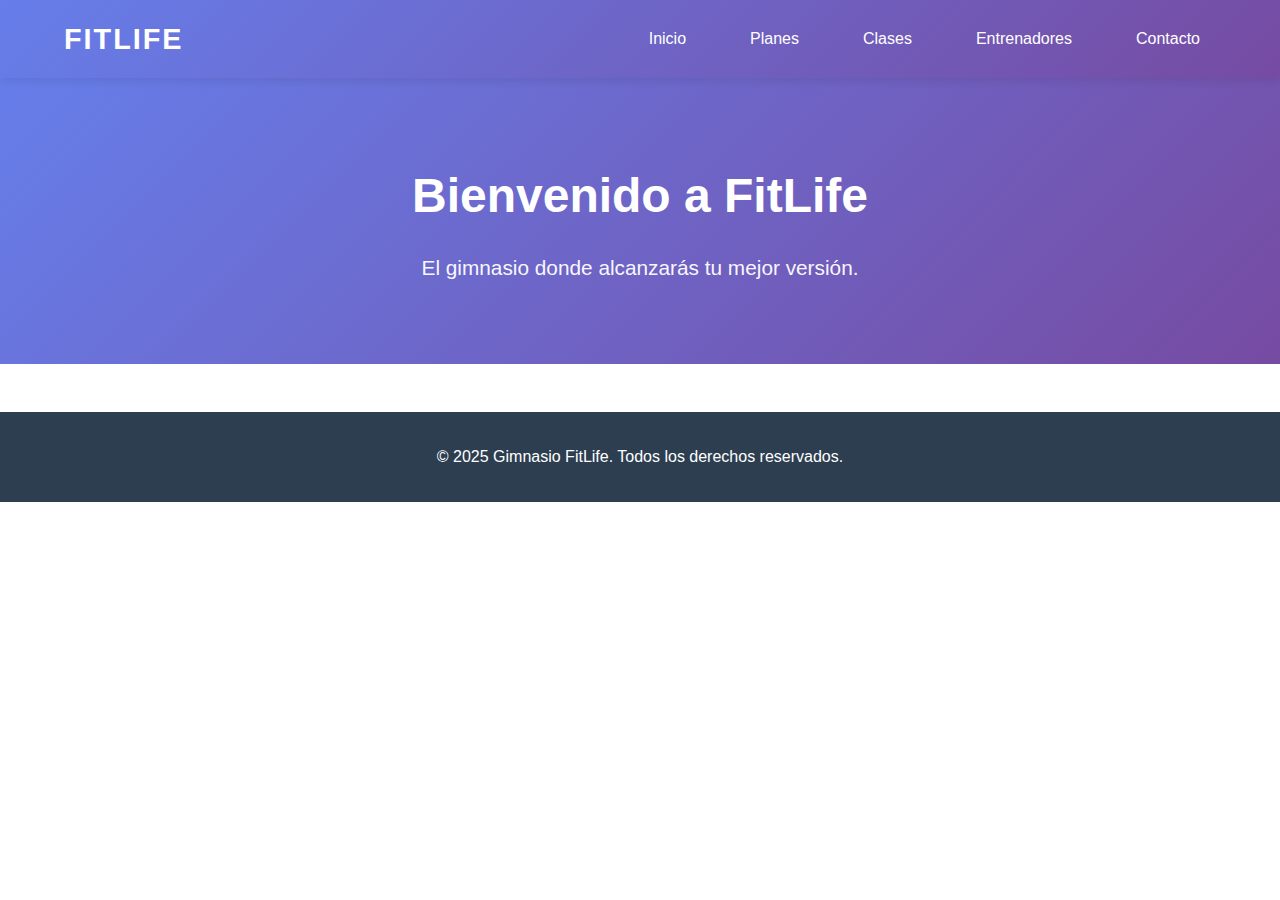
<file: index.html>
<!DOCTYPE html>
<html lang="es">
<head>
  <meta charset="UTF-8">
  <meta name="viewport" content="width=device-width, initial-scale=1.0">
  <title>Gimnasio FitLife</title>
  <link rel="stylesheet" href="estilo.css">
</head>
<body>
  <!-- Barra de navegación -->
  <header>
    <nav class="navbar">
      <div class="logo">FitLife</div>
      <ul class="nav-links">
        <li><a href="#">Inicio</a></li>
        <li><a href="#">Planes</a></li>
        <li><a href="#">Clases</a></li>
        <li><a href="#">Entrenadores</a></li>
        <li><a href="#">Contacto</a></li>
      </ul>
    </nav>
  </header>

  <!-- Contenido de la página -->
  <main>
    <section class="hero">
      <h1>Bienvenido a FitLife</h1>
      <p>El gimnasio donde alcanzarás tu mejor versión.</p>
    </section>
  </main>

  <footer>
    <p>&copy; 2025 Gimnasio FitLife. Todos los derechos reservados.</p>
  </footer>
</body>
</html>
</file>
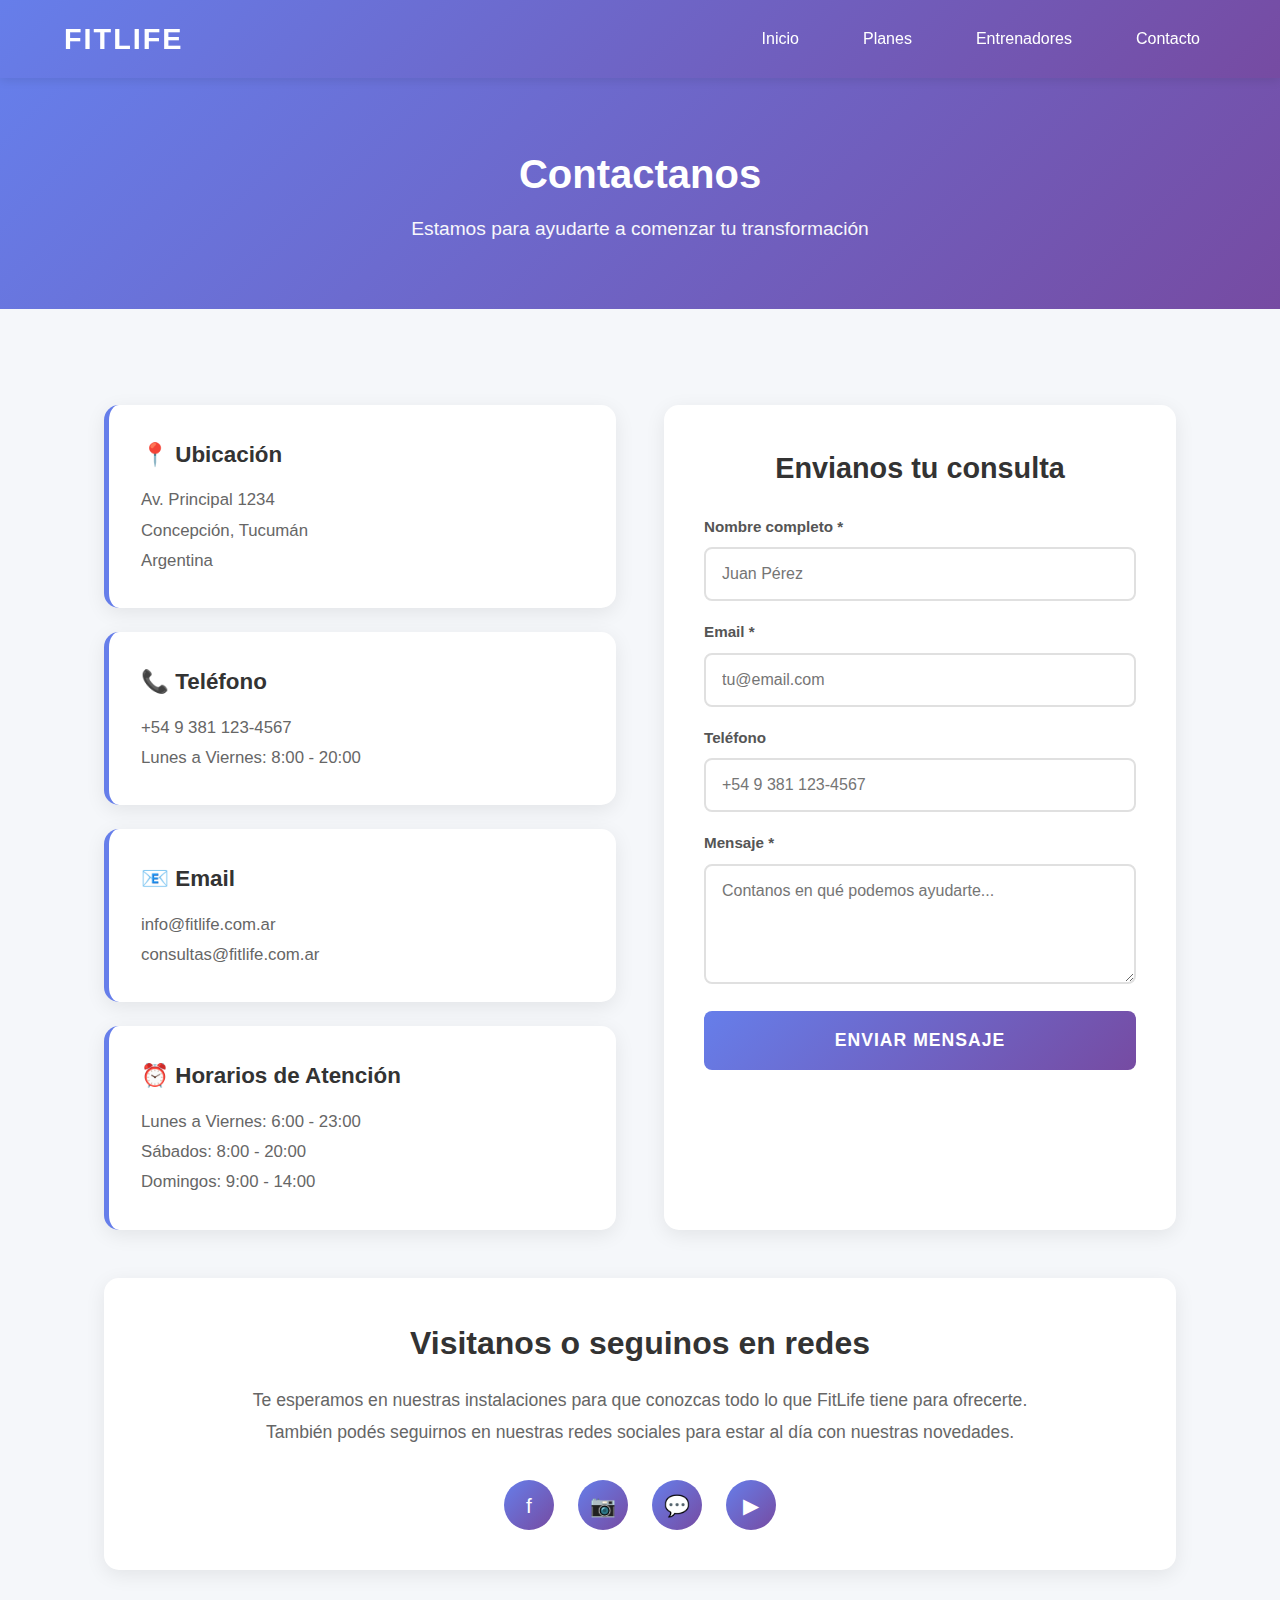
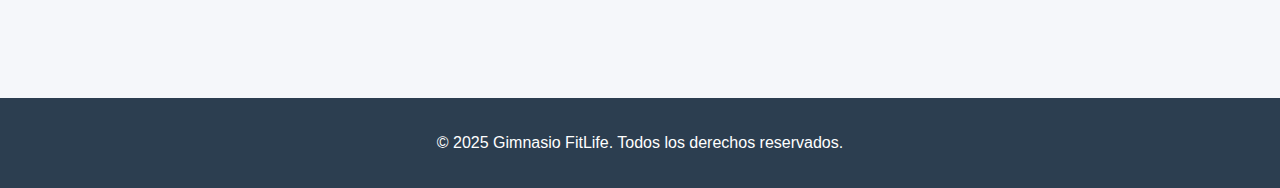
<file: contactos.html>
<!DOCTYPE html>
<html lang="es">
<head>
  <meta charset="UTF-8">
  <meta name="viewport" content="width=device-width, initial-scale=1.0">
  <title>Contacto - Gimnasio FitLife</title>
  <style>
    * {
      margin: 0;
      padding: 0;
      box-sizing: border-box;
    }

    body {
      font-family: 'Arial', sans-serif;
      line-height: 1.6;
      color: #333;
      background: #f5f7fa;
    }

    /* Estilos del Navbar */
    header {
      background: linear-gradient(135deg, #667eea 0%, #764ba2 100%);
      box-shadow: 0 2px 10px rgba(0,0,0,0.1);
      position: sticky;
      top: 0;
      z-index: 1000;
    }

    .navbar {
      display: flex;
      justify-content: space-between;
      align-items: center;
      padding: 1rem 5%;
      max-width: 1400px;
      margin: 0 auto;
    }

    .logo {
      font-size: 1.8rem;
      font-weight: bold;
      color: white;
      text-transform: uppercase;
      letter-spacing: 2px;
    }

    .nav-links {
      display: flex;
      list-style: none;
      gap: 2rem;
    }

    .nav-links a {
      color: white;
      text-decoration: none;
      font-weight: 500;
      transition: all 0.3s ease;
      padding: 0.5rem 1rem;
      border-radius: 5px;
    }

    .nav-links a:hover {
      background: rgba(255,255,255,0.2);
      transform: translateY(-2px);
    }

    /* Hero Section */
    .hero-contacto {
      background: linear-gradient(135deg, #667eea 0%, #764ba2 100%);
      color: white;
      text-align: center;
      padding: 4rem 2rem;
    }

    .hero-contacto h1 {
      font-size: 2.5rem;
      margin-bottom: 0.5rem;
    }

    .hero-contacto p {
      font-size: 1.2rem;
      opacity: 0.95;
    }

    /* Sección de Contacto */
    .contacto-section {
      padding: 4rem 5%;
      max-width: 1200px;
      margin: 0 auto;
    }

    .contacto-container {
      display: grid;
      grid-template-columns: 1fr 1fr;
      gap: 3rem;
      margin-top: 2rem;
    }

    /* Información de contacto */
    .contacto-info {
      display: flex;
      flex-direction: column;
      gap: 1.5rem;
    }

    .info-item {
      background: white;
      padding: 2rem;
      border-radius: 15px;
      box-shadow: 0 5px 20px rgba(0,0,0,0.08);
      border-left: 5px solid #667eea;
      transition: all 0.3s ease;
    }

    .info-item:hover {
      transform: translateX(10px);
      box-shadow: 0 8px 25px rgba(102, 126, 234, 0.15);
    }

    .info-item h3 {
      font-size: 1.4rem;
      color: #333;
      margin-bottom: 0.8rem;
      display: flex;
      align-items: center;
      gap: 0.5rem;
    }

    .info-item p {
      color: #666;
      font-size: 1.05rem;
      line-height: 1.8;
    }

    /* Formulario */
    .contacto-form {
      background: white;
      padding: 2.5rem;
      border-radius: 15px;
      box-shadow: 0 5px 20px rgba(0,0,0,0.08);
    }

    .contacto-form h2 {
      font-size: 1.8rem;
      color: #333;
      margin-bottom: 1.5rem;
      text-align: center;
    }

    .contacto-form form {
      display: flex;
      flex-direction: column;
      gap: 1.2rem;
    }

    .form-group {
      display: flex;
      flex-direction: column;
    }

    .form-group label {
      font-weight: 600;
      color: #555;
      margin-bottom: 0.5rem;
      font-size: 0.95rem;
    }

    .contacto-form input,
    .contacto-form textarea {
      padding: 1rem;
      border: 2px solid #e0e0e0;
      border-radius: 8px;
      font-size: 1rem;
      font-family: Arial, sans-serif;
      transition: all 0.3s ease;
    }

    .contacto-form input:focus,
    .contacto-form textarea:focus {
      outline: none;
      border-color: #667eea;
      box-shadow: 0 0 0 3px rgba(102, 126, 234, 0.1);
    }

    .contacto-form textarea {
      resize: vertical;
      min-height: 120px;
    }

    .form-btn {
      padding: 1.2rem;
      background: linear-gradient(135deg, #667eea 0%, #764ba2 100%);
      color: white;
      border: none;
      border-radius: 8px;
      font-size: 1.1rem;
      font-weight: bold;
      cursor: pointer;
      transition: all 0.3s ease;
      text-transform: uppercase;
      letter-spacing: 1px;
      margin-top: 0.5rem;
    }

    .form-btn:hover {
      transform: translateY(-3px);
      box-shadow: 0 8px 20px rgba(102, 126, 234, 0.4);
    }

    /* Mapa o información adicional */
    .info-adicional {
      background: white;
      padding: 2.5rem;
      border-radius: 15px;
      box-shadow: 0 5px 20px rgba(0,0,0,0.08);
      margin-top: 3rem;
      text-align: center;
    }

    .info-adicional h2 {
      font-size: 2rem;
      color: #333;
      margin-bottom: 1rem;
    }

    .info-adicional p {
      color: #666;
      font-size: 1.1rem;
      line-height: 1.8;
    }

    .redes-sociales {
      display: flex;
      justify-content: center;
      gap: 1.5rem;
      margin-top: 2rem;
    }

    .red-social {
      display: inline-flex;
      align-items: center;
      justify-content: center;
      width: 50px;
      height: 50px;
      background: linear-gradient(135deg, #667eea 0%, #764ba2 100%);
      color: white;
      border-radius: 50%;
      text-decoration: none;
      font-size: 1.3rem;
      transition: all 0.3s ease;
    }

    .red-social:hover {
      transform: translateY(-5px) scale(1.1);
      box-shadow: 0 8px 20px rgba(102, 126, 234, 0.4);
    }

    /* Footer */
    footer {
      background: #2c3e50;
      color: white;
      text-align: center;
      padding: 2rem;
      margin-top: 4rem;
    }

    /* Responsive */
    @media (max-width: 768px) {
      .navbar {
        flex-direction: column;
        gap: 1rem;
      }

      .nav-links {
        flex-direction: column;
        gap: 0.5rem;
        text-align: center;
      }

      .hero-contacto h1 {
        font-size: 2rem;
      }

      .hero-contacto p {
        font-size: 1rem;
      }

      .contacto-container {
        grid-template-columns: 1fr;
      }

      .info-item:hover {
        transform: translateX(5px);
      }
    }
  </style>
</head>
<body>
  <!-- Barra de navegación -->
  <header>
    <nav class="navbar">
      <div class="logo">FitLife</div>
      <ul class="nav-links">
        <li><a href="/">Inicio</a></li>
        <li><a href="planes.html">Planes</a></li>
        
        <li><a href="entrenadores.html">Entrenadores</a></li>
        <li><a href="contactos.html">Contacto</a></li>
      </ul>
    </nav>
  </header>

  <!-- Hero Section -->
  <section class="hero-contacto">
    <h1>Contactanos</h1>
    <p>Estamos para ayudarte a comenzar tu transformación</p>
  </section>

  <!-- Contenido principal -->
  <main>
    <section class="contacto-section">
      <div class="contacto-container">
        
        <!-- Información de contacto -->
        <div class="contacto-info">
          <div class="info-item">
            <h3>📍 Ubicación</h3>
            <p>Av. Principal 1234<br>Concepción, Tucumán<br>Argentina</p>
          </div>
          
          <div class="info-item">
            <h3>📞 Teléfono</h3>
            <p>+54 9 381 123-4567<br>
            Lunes a Viernes: 8:00 - 20:00</p>
          </div>
          
          <div class="info-item">
            <h3>📧 Email</h3>
            <p>info@fitlife.com.ar<br>
            consultas@fitlife.com.ar</p>
          </div>
          
          <div class="info-item">
            <h3>⏰ Horarios de Atención</h3>
            <p>Lunes a Viernes: 6:00 - 23:00<br>
            Sábados: 8:00 - 20:00<br>
            Domingos: 9:00 - 14:00</p>
          </div>
        </div>
        
        <!-- Formulario de contacto -->
        <div class="contacto-form">
          <h2>Envianos tu consulta</h2>
          <form>
            <div class="form-group">
              <label for="nombre">Nombre completo *</label>
              <input type="text" id="nombre" name="nombre" placeholder="Juan Pérez" required>
            </div>
            
            <div class="form-group">
              <label for="email">Email *</label>
              <input type="email" id="email" name="email" placeholder="tu@email.com" required>
            </div>
            
            <div class="form-group">
              <label for="telefono">Teléfono</label>
              <input type="tel" id="telefono" name="telefono" placeholder="+54 9 381 123-4567">
            </div>
            
            <div class="form-group">
              <label for="mensaje">Mensaje *</label>
              <textarea id="mensaje" name="mensaje" placeholder="Contanos en qué podemos ayudarte..." required></textarea>
            </div>
            
            <button type="submit" class="form-btn">Enviar Mensaje</button>
          </form>
        </div>
        
      </div>

      <!-- Información adicional -->
      <div class="info-adicional">
        <h2>Visitanos o seguinos en redes</h2>
        <p>Te esperamos en nuestras instalaciones para que conozcas todo lo que FitLife tiene para ofrecerte.<br>
        También podés seguirnos en nuestras redes sociales para estar al día con nuestras novedades.</p>
        
        <div class="redes-sociales">
          <a href="#" class="red-social" title="Facebook">f</a>
          <a href="#" class="red-social" title="Instagram">📷</a>
          <a href="#" class="red-social" title="WhatsApp">💬</a>
          <a href="#" class="red-social" title="YouTube">▶</a>
        </div>
      </div>
    </section>
  </main>

  <footer>
    <p>&copy; 2025 Gimnasio FitLife. Todos los derechos reservados.</p>
  </footer>
</body>
</html>
</file>
<file: estilo.css>
* {
      margin: 0;
      padding: 0;
      box-sizing: border-box;
    }

    body {
      font-family: 'Arial', sans-serif;
      line-height: 1.6;
      color: #333;
    }

    /* Estilos del Navbar */
    header {
      background: linear-gradient(135deg, #667eea 0%, #764ba2 100%);
      box-shadow: 0 2px 10px rgba(0,0,0,0.1);
      position: sticky;
      top: 0;
      z-index: 1000;
    }

    .navbar {
      display: flex;
      justify-content: space-between;
      align-items: center;
      padding: 1rem 5%;
      max-width: 1400px;
      margin: 0 auto;
    }

    .logo {
      font-size: 1.8rem;
      font-weight: bold;
      color: white;
      text-transform: uppercase;
      letter-spacing: 2px;
    }

    .nav-links {
      display: flex;
      list-style: none;
      gap: 2rem;
    }

    .nav-links a {
      color: white;
      text-decoration: none;
      font-weight: 500;
      transition: all 0.3s ease;
      padding: 0.5rem 1rem;
      border-radius: 5px;
    }

    .nav-links a:hover {
      background: rgba(255,255,255,0.2);
      transform: translateY(-2px);
    }

    /* Hero Section */
    .hero {
      background: linear-gradient(135deg, #667eea 0%, #764ba2 100%);
      color: white;
      text-align: center;
      padding: 5rem 2rem;
    }

    .hero h1 {
      font-size: 3rem;
      margin-bottom: 1rem;
    }

    .hero p {
      font-size: 1.3rem;
      opacity: 0.95;
    }

    /* Sección de Planes */
    .planes-section {
      padding: 4rem 5%;
      background: #f5f7fa;
    }

    .planes-section h2 {
      text-align: center;
      font-size: 2.5rem;
      margin-bottom: 1rem;
      color: #333;
    }

    .planes-section > p {
      text-align: center;
      font-size: 1.1rem;
      color: #666;
      margin-bottom: 3rem;
    }

    .planes-categoria {
      margin-bottom: 4rem;
    }

    .planes-categoria h3 {
      font-size: 2rem;
      color: #667eea;
      margin-bottom: 2rem;
      text-align: center;
      text-transform: uppercase;
      letter-spacing: 1px;
    }

    .planes-container {
      display: grid;
      grid-template-columns: repeat(auto-fit, minmax(280px, 1fr));
      gap: 2rem;
      max-width: 1200px;
      margin: 0 auto;
    }

    .plan-card {
      background: white;
      border-radius: 15px;
      padding: 2rem;
      box-shadow: 0 5px 20px rgba(0,0,0,0.1);
      transition: all 0.3s ease;
      border: 3px solid transparent;
      position: relative;
      overflow: hidden;
    }

    .plan-card::before {
      content: '';
      position: absolute;
      top: 0;
      left: 0;
      right: 0;
      height: 5px;
      background: linear-gradient(135deg, #667eea 0%, #764ba2 100%);
    }

    .plan-card:hover {
      transform: translateY(-10px);
      box-shadow: 0 10px 30px rgba(102, 126, 234, 0.3);
      border-color: #667eea;
    }

    .plan-card.destacado {
      border-color: #ffd700;
      position: relative;
    }

    .plan-card.destacado::after {
      content: 'MÁS POPULAR';
      position: absolute;
      top: 20px;
      right: -35px;
      background: #ffd700;
      color: #333;
      padding: 5px 40px;
      font-size: 0.75rem;
      font-weight: bold;
      transform: rotate(45deg);
      box-shadow: 0 3px 10px rgba(0,0,0,0.2);
    }

    .plan-nombre {
      font-size: 1.5rem;
      font-weight: bold;
      color: #333;
      margin-bottom: 1rem;
      text-transform: uppercase;
    }

    .plan-precio {
      font-size: 2.5rem;
      font-weight: bold;
      color: #667eea;
      margin-bottom: 0.5rem;
    }

    .plan-precio span {
      font-size: 1rem;
      color: #666;
      font-weight: normal;
    }

    .plan-descripcion {
      color: #666;
      margin-bottom: 1.5rem;
      font-size: 0.95rem;
    }

    .plan-beneficios {
      list-style: none;
      margin-bottom: 2rem;
    }

    .plan-beneficios li {
      padding: 0.5rem 0;
      color: #555;
      position: relative;
      padding-left: 1.5rem;
    }

    .plan-beneficios li::before {
      content: '✓';
      position: absolute;
      left: 0;
      color: #667eea;
      font-weight: bold;
      font-size: 1.2rem;
    }

    .plan-btn {
      width: 100%;
      padding: 1rem;
      background: linear-gradient(135deg, #667eea 0%, #764ba2 100%);
      color: white;
      border: none;
      border-radius: 8px;
      font-size: 1rem;
      font-weight: bold;
      cursor: pointer;
      transition: all 0.3s ease;
      text-transform: uppercase;
      letter-spacing: 1px;
    }

    .plan-btn:hover {
      transform: translateY(-2px);
      box-shadow: 0 5px 15px rgba(102, 126, 234, 0.4);
    }

    /* Footer */
    footer {
      background: #2c3e50;
      color: white;
      text-align: center;
      padding: 2rem;
      margin-top: 3rem;
    }

    /* Responsive */
    @media (max-width: 768px) {
      .navbar {
        flex-direction: column;
        gap: 1rem;
      }

      .nav-links {
        flex-direction: column;
        gap: 0.5rem;
        text-align: center;
      }

      .hero h1 {
        font-size: 2rem;
      }

      .hero p {
        font-size: 1rem;
      }

      .planes-section h2 {
        font-size: 2rem;
      }

      .planes-categoria h3 {
        font-size: 1.5rem;
      }

      .planes-container {
        grid-template-columns: 1fr;
      }
    }

.ejercicio-img {
  width: 100%;
  height: 200px;
  object-fit: cover;
  border-radius: 12px;
  margin-bottom: 1rem;
}
/* === ENTRENADORES SECTION === */
.entrenadores-section {
  padding: 4rem 5%;
  background: #f5f7fa;
}

.entrenadores-section h2 {
  text-align: center;
  font-size: 2.5rem;
  margin-bottom: 1rem;
  color: #333;
}

.entrenadores-section > p {
  text-align: center;
  font-size: 1.1rem;
  color: #666;
  margin-bottom: 3rem;
}

.entrenadores-container {
  display: grid;
  grid-template-columns: repeat(auto-fit, minmax(280px, 1fr));
  gap: 2rem;
  max-width: 1200px;
  margin: 0 auto;
}

.entrenador-card {
  background: white;
  border-radius: 15px;
  padding: 2rem;
  box-shadow: 0 5px 20px rgba(0, 0, 0, 0.1);
  transition: all 0.3s ease;
  text-align: center;
  border-top: 5px solid #667eea;
}

.entrenador-card:hover {
  transform: translateY(-8px);
  box-shadow: 0 10px 30px rgba(102, 126, 234, 0.3);
}

.entrenador-img {
  width: 100%;
  height: 250px;
  object-fit: cover;
  border-radius: 10px;
  margin-bottom: 1.5rem;
}

.entrenador-card h3 {
  font-size: 1.5rem;
  color: #333;
  margin-bottom: 0.5rem;
}

.especialidad {
  font-weight: bold;
  color: #667eea;
  margin-bottom: 0.5rem;
}

.descripcion {
  font-size: 0.95rem;
  color: #555;
  line-height: 1.5;
}

/* Responsive para Entrenadores */
@media (max-width: 768px) {
  .entrenador-img {
    height: 200px;
  }

  .entrenador-card h3 {
    font-size: 1.3rem;
  }
}
</file>
